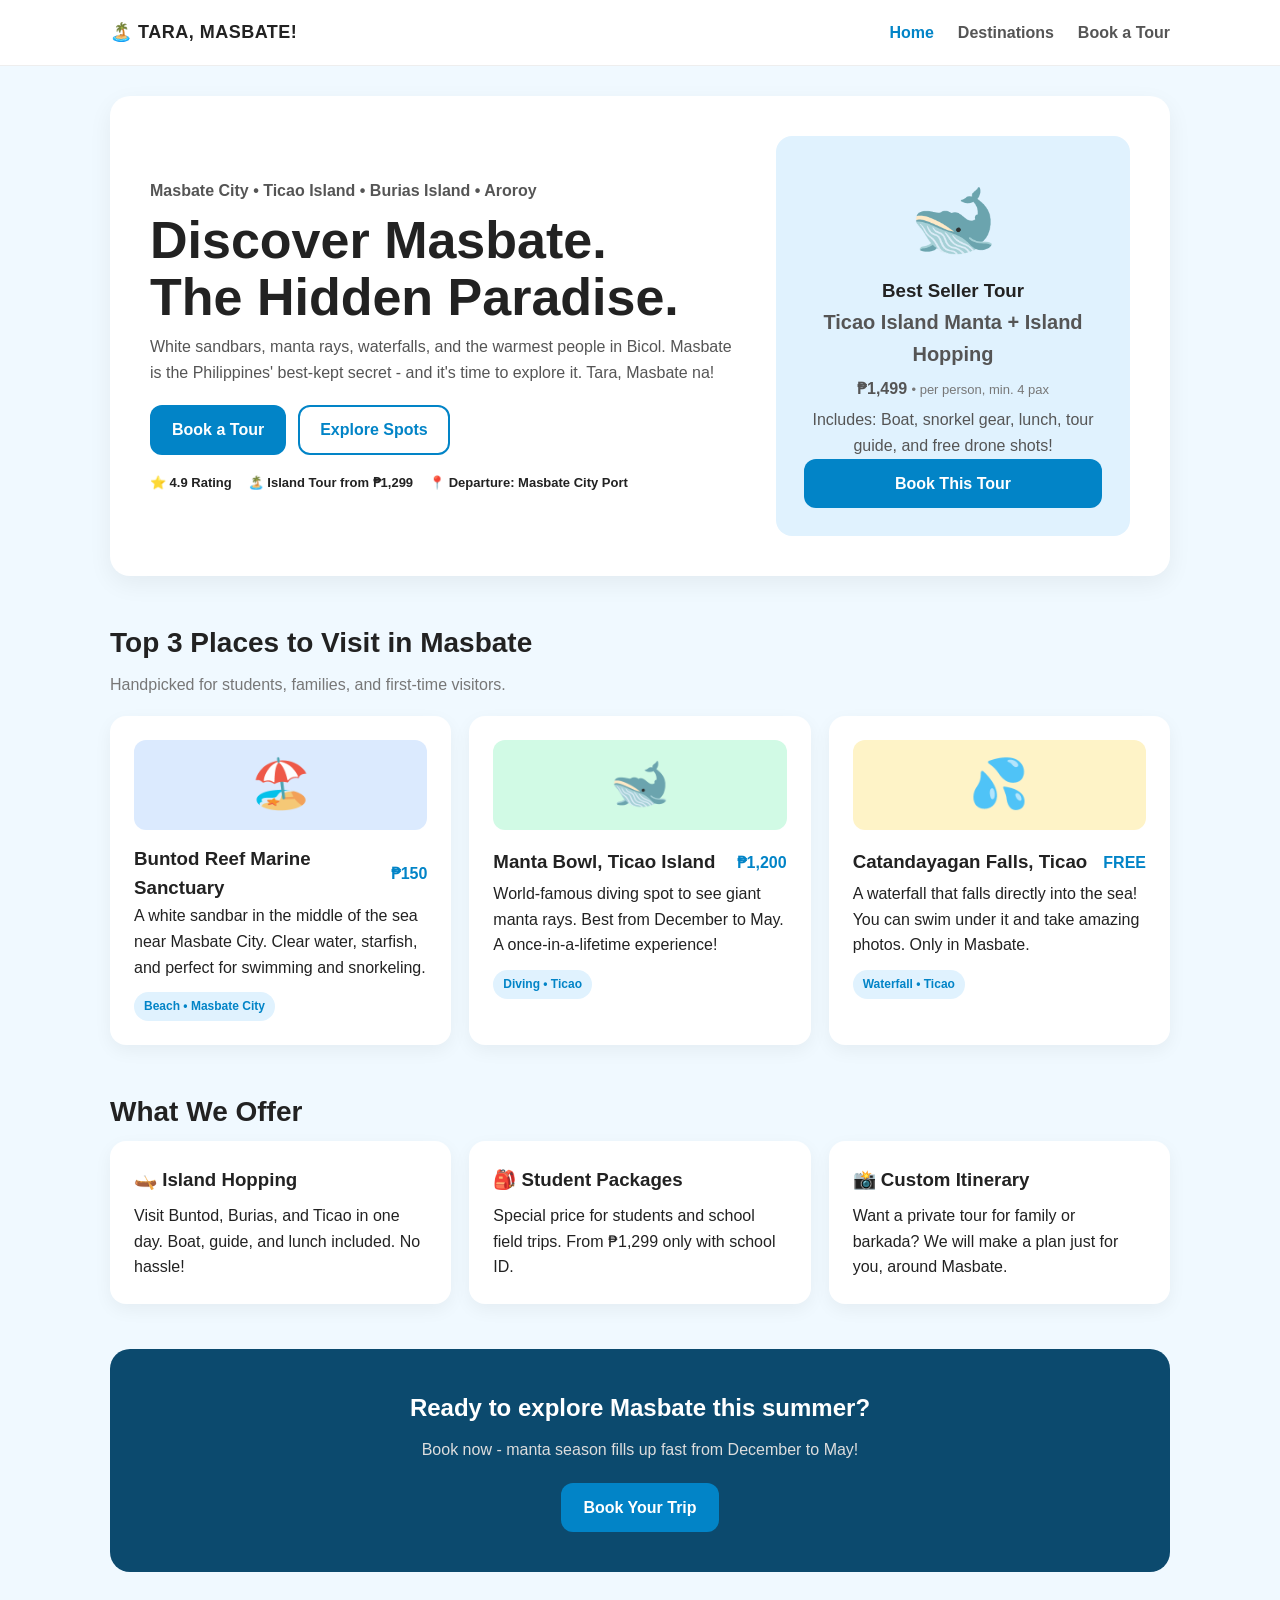
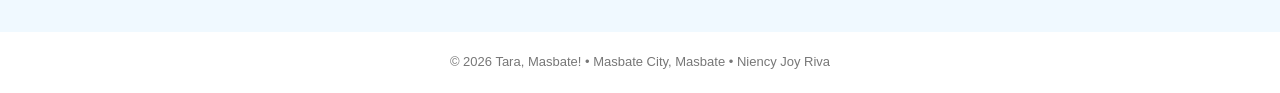
<file: index.html>
<!DOCTYPE html>
<html lang="en">
<head>
  <meta charset="UTF-8">
  <meta name="viewport" content="width=device-width, initial-scale=1.0">
  <title>Tara, Masbate! | Travel & Tourism in Masbate</title>
  <link rel="stylesheet" href="css/style.css">
</head>
<body>
  <header>
    <nav>
      <a href="index.html" class="logo">🏝️ TARA, MASBATE!</a>
      <div class="nav-links">
        <a href="index.html" class="active">Home</a>
        <a href="about.html">Destinations</a>
        <a href="contact.html">Book a Tour</a>
      </div>
    </nav>
  </header>

  <main>
    <section class="hero">
      <div class="hero-text">
        <p class="hello">Masbate City • Ticao Island • Burias Island • Aroroy</p>
        <h1>Discover Masbate.<br>The Hidden Paradise.</h1>
        <p>White sandbars, manta rays, waterfalls, and the warmest people in Bicol. Masbate is the Philippines' best-kept secret - and it's time to explore it. Tara, Masbate na!</p>
        <div class="buttons">
          <a href="contact.html" class="btn-blue">Book a Tour</a>
          <a href="#spots" class="btn-white">Explore Spots</a>
        </div>
        <div class="hero-info">
          <span>⭐ 4.9 Rating</span>
          <span>🏝️ Island Tour from ₱1,299</span>
          <span>📍 Departure: Masbate City Port</span>
        </div>
      </div>
      <div class="hero-card">
        <div class="big-emoji">🐋</div>
        <h3>Best Seller Tour</h3>
        <p class="special-name">Ticao Island Manta + Island Hopping</p>
        <p class="price">₱1,499 <span>• per person, min. 4 pax</span></p>
        <p>Includes: Boat, snorkel gear, lunch, tour guide, and free drone shots!</p>
        <a href="contact.html" class="btn-blue full">Book This Tour</a>
      </div>
    </section>

    <section id="spots">
      <h2 class="section-title">Top 3 Places to Visit in Masbate</h2>
      <p class="subtitle">Handpicked for students, families, and first-time visitors.</p>
      <div class="grid-3">
        <div class="card">
          <div class="food-img blue-bg">🏖️</div>
          <div class="card-top"><h3>Buntod Reef Marine Sanctuary</h3><span class="price">₱150</span></div>
          <p>A white sandbar in the middle of the sea near Masbate City. Clear water, starfish, and perfect for swimming and snorkeling.</p>
          <span class="tag">Beach • Masbate City</span>
        </div>
        <div class="card">
          <div class="food-img green-bg">🐋</div>
          <div class="card-top"><h3>Manta Bowl, Ticao Island</h3><span class="price">₱1,200</span></div>
          <p>World-famous diving spot to see giant manta rays. Best from December to May. A once-in-a-lifetime experience!</p>
          <span class="tag">Diving • Ticao</span>
        </div>
        <div class="card">
          <div class="food-img yellow-bg">💦</div>
          <div class="card-top"><h3>Catandayagan Falls, Ticao</h3><span class="price">FREE</span></div>
          <p>A waterfall that falls directly into the sea! You can swim under it and take amazing photos. Only in Masbate.</p>
          <span class="tag">Waterfall • Ticao</span>
        </div>
      </div>
    </section>

    <section>
      <h2 class="section-title">What We Offer</h2>
      <div class="grid-3">
        <div class="card service">
          <h3>🛶 Island Hopping</h3>
          <p>Visit Buntod, Burias, and Ticao in one day. Boat, guide, and lunch included. No hassle!</p>
        </div>
        <div class="card service">
          <h3>🎒 Student Packages</h3>
          <p>Special price for students and school field trips. From ₱1,299 only with school ID.</p>
        </div>
        <div class="card service">
          <h3>📸 Custom Itinerary</h3>
          <p>Want a private tour for family or barkada? We will make a plan just for you, around Masbate.</p>
        </div>
      </div>
    </section>

    <section class="cta">
      <h2>Ready to explore Masbate this summer?</h2>
      <p>Book now - manta season fills up fast from December to May!</p>
      <a href="contact.html" class="btn-blue">Book Your Trip</a>
    </section>
  </main>

  <footer>
    <p>© 2026 Tara, Masbate! • Masbate City, Masbate • Niency Joy Riva</p>
  </footer>
</body>
</html>
</file>
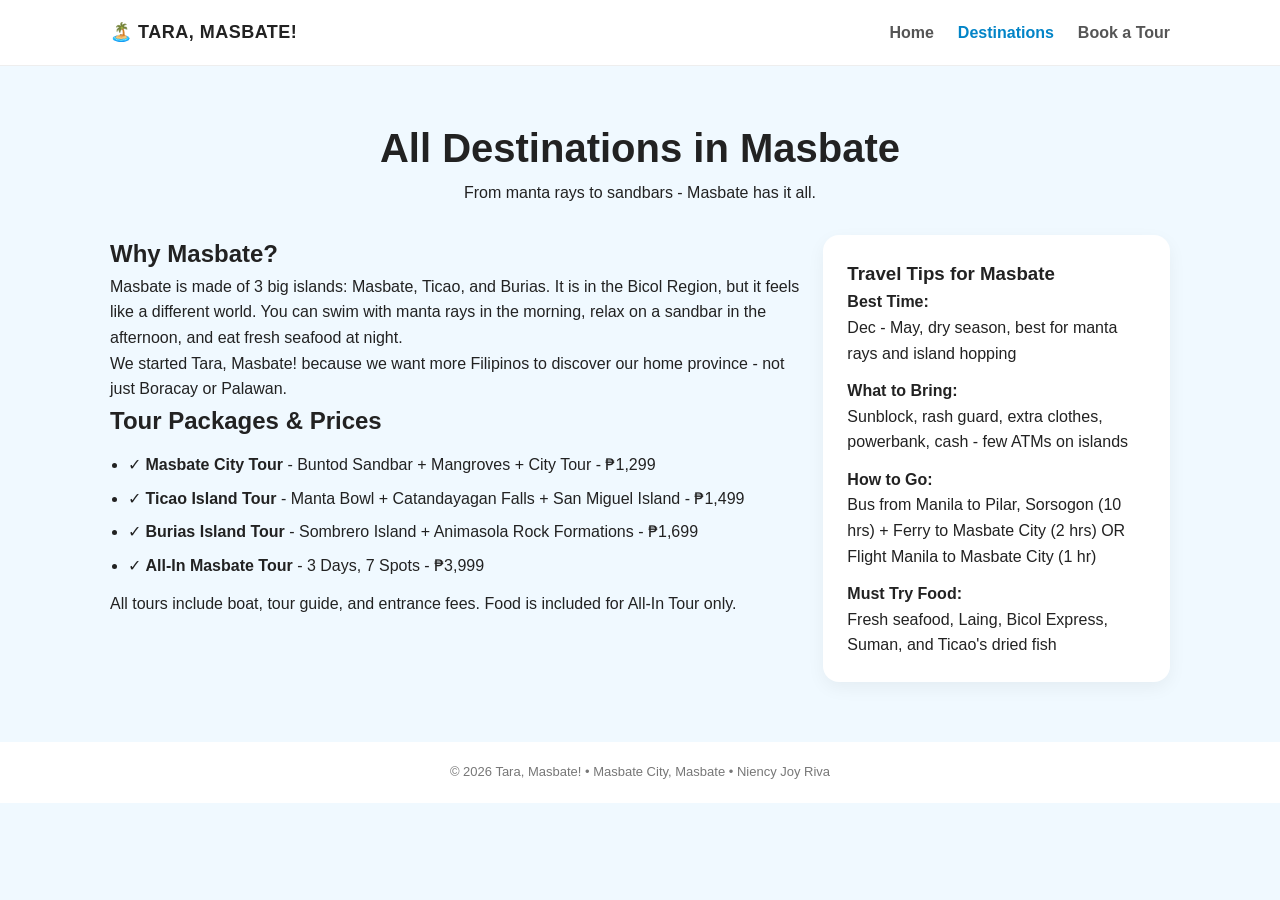
<file: about.html>
<!DOCTYPE html>
<html lang="en">
<head>
  <meta charset="UTF-8">
  <meta name="viewport" content="width=device-width, initial-scale=1.0">
  <title>Destinations | Tara, Masbate!</title>
  <link rel="stylesheet" href="css/style.css">
</head>
<body>
  <header>
    <nav>
      <a href="index.html" class="logo">🏝️ TARA, MASBATE!</a>
      <div class="nav-links">
        <a href="index.html">Home</a>
        <a href="about.html" class="active">Destinations</a>
        <a href="contact.html">Book a Tour</a>
      </div>
    </nav>
  </header>

  <main>
    <section class="page-header">
      <h1>All Destinations in Masbate</h1>
      <p>From manta rays to sandbars - Masbate has it all.</p>
    </section>

    <section class="about-grid">
      <div class="about-text">
        <h2>Why Masbate?</h2>
        <p>Masbate is made of 3 big islands: Masbate, Ticao, and Burias. It is in the Bicol Region, but it feels like a different world. You can swim with manta rays in the morning, relax on a sandbar in the afternoon, and eat fresh seafood at night.</p>
        <p>We started Tara, Masbate! because we want more Filipinos to discover our home province - not just Boracay or Palawan.</p>
        <h2>Tour Packages & Prices</h2>
        <ul class="list">
          <li>✓ <b>Masbate City Tour</b> - Buntod Sandbar + Mangroves + City Tour - ₱1,299</li>
          <li>✓ <b>Ticao Island Tour</b> - Manta Bowl + Catandayagan Falls + San Miguel Island - ₱1,499</li>
          <li>✓ <b>Burias Island Tour</b> - Sombrero Island + Animasola Rock Formations - ₱1,699</li>
          <li>✓ <b>All-In Masbate Tour</b> - 3 Days, 7 Spots - ₱3,999</li>
        </ul>
        <p style="margin-top:12px;">All tours include boat, tour guide, and entrance fees. Food is included for All-In Tour only.</p>
      </div>
      <div class="card">
        <h3>Travel Tips for Masbate</h3>
        <p><b>Best Time:</b><br>Dec - May, dry season, best for manta rays and island hopping</p>
        <p style="margin-top:12px;"><b>What to Bring:</b><br>Sunblock, rash guard, extra clothes, powerbank, cash - few ATMs on islands</p>
        <p style="margin-top:12px;"><b>How to Go:</b><br>Bus from Manila to Pilar, Sorsogon (10 hrs) + Ferry to Masbate City (2 hrs) OR Flight Manila to Masbate City (1 hr)</p>
        <p style="margin-top:12px;"><b>Must Try Food:</b><br>Fresh seafood, Laing, Bicol Express, Suman, and Ticao's dried fish</p>
      </div>
    </section>
  </main>

  <footer><p>© 2026 Tara, Masbate! • Masbate City, Masbate • Niency Joy Riva</p></footer>
</body>
</html>
</file>
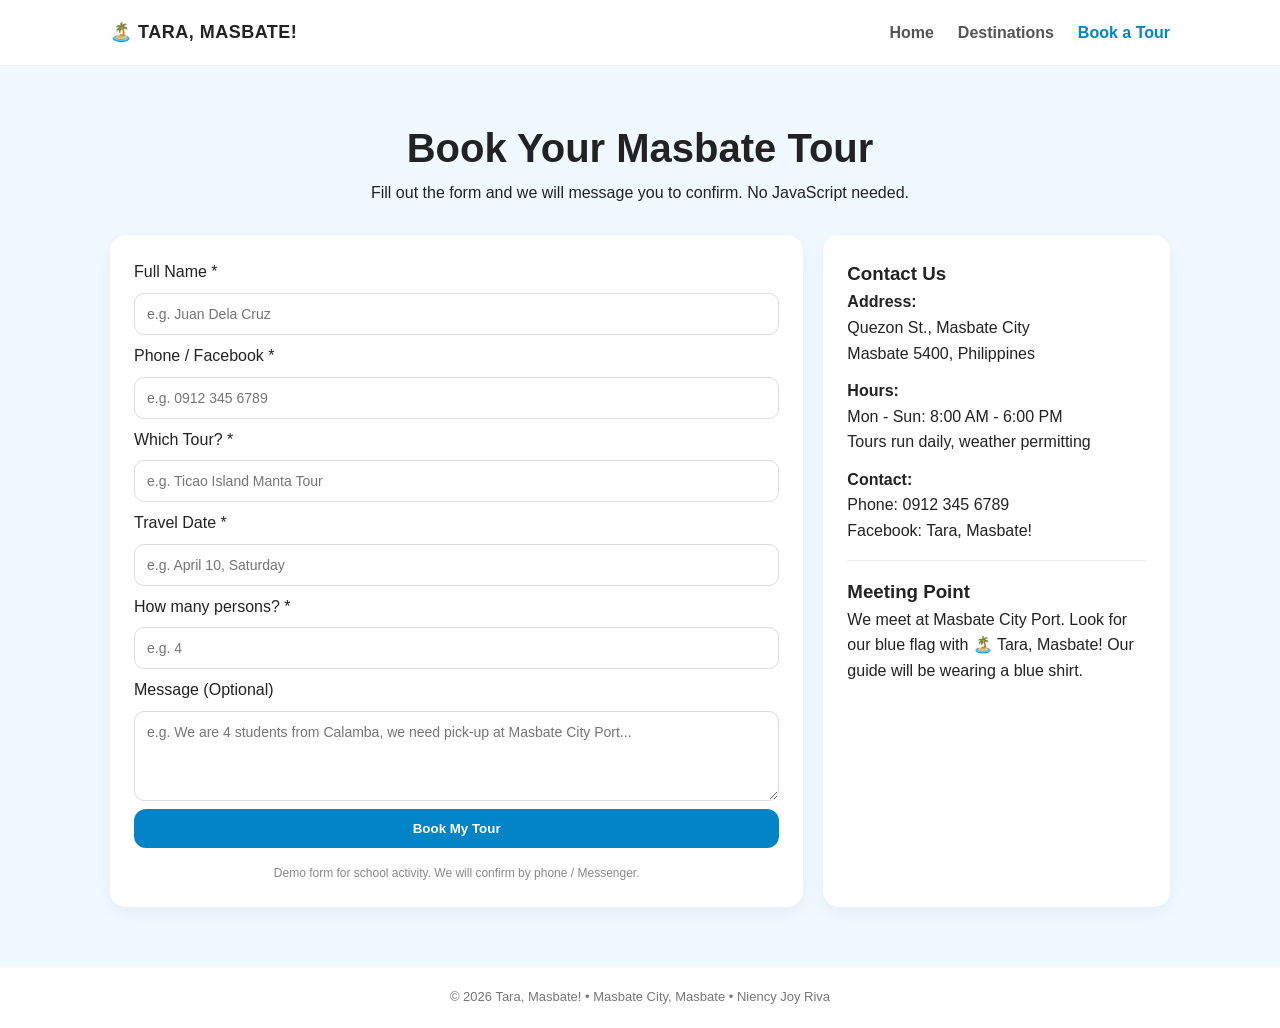
<file: contact.html>
<!DOCTYPE html>
<html lang="en">
<head>
  <meta charset="UTF-8">
  <meta name="viewport" content="width=device-width, initial-scale=1.0">
  <title>Book a Tour | Tara, Masbate!</title>
  <link rel="stylesheet" href="css/style.css">
</head>
<body>
  <header>
    <nav>
      <a href="index.html" class="logo">🏝️ TARA, MASBATE!</a>
      <div class="nav-links">
        <a href="index.html">Home</a>
        <a href="about.html">Destinations</a>
        <a href="contact.html" class="active">Book a Tour</a>
      </div>
    </nav>
  </header>

  <main>
    <section class="page-header">
      <h1>Book Your Masbate Tour</h1>
      <p>Fill out the form and we will message you to confirm. No JavaScript needed.</p>
    </section>

    <section class="contact-grid">
      <form class="card form-card" action="#" method="post">
        <label>Full Name *</label>
        <input type="text" placeholder="e.g. Juan Dela Cruz" required>
        <label>Phone / Facebook *</label>
        <input type="text" placeholder="e.g. 0912 345 6789" required>
        <label>Which Tour? *</label>
        <input type="text" placeholder="e.g. Ticao Island Manta Tour" required>
        <label>Travel Date *</label>
        <input type="text" placeholder="e.g. April 10, Saturday" required>
        <label>How many persons? *</label>
        <input type="number" placeholder="e.g. 4" required>
        <label>Message (Optional)</label>
        <textarea rows="4" placeholder="e.g. We are 4 students from Calamba, we need pick-up at Masbate City Port..."></textarea>
        <button type="submit" class="btn-blue full">Book My Tour</button>
        <p class="form-note">Demo form for school activity. We will confirm by phone / Messenger.</p>
      </form>

      <div class="card">
        <h3>Contact Us</h3>
        <p><b>Address:</b><br>Quezon St., Masbate City<br>Masbate 5400, Philippines</p>
        <p style="margin-top:12px;"><b>Hours:</b><br>Mon - Sun: 8:00 AM - 6:00 PM<br>Tours run daily, weather permitting</p>
        <p style="margin-top:12px;"><b>Contact:</b><br>Phone: 0912 345 6789<br>Facebook: Tara, Masbate!</p>
        <hr>
        <h3>Meeting Point</h3>
        <p>We meet at Masbate City Port. Look for our blue flag with 🏝️ Tara, Masbate! Our guide will be wearing a blue shirt.</p>
      </div>
    </section>
  </main>

  <footer><p>© 2026 Tara, Masbate! • Masbate City, Masbate • Niency Joy Riva</p></footer>
</body>
</html>
</file>
<file: css/style.css>
* { box-sizing: border-box; margin: 0; padding: 0; }
body { font-family: Arial, Helvetica, sans-serif; background: #F0F9FF; color: #222; line-height: 1.6; }
a { text-decoration: none; color: inherit; }
header { background: white; border-bottom: 1px solid #eee; position: sticky; top: 0; z-index: 10; }
nav { max-width: 1100px; margin: auto; padding: 18px 20px; display: flex; justify-content: space-between; align-items: center; }
.logo { font-weight: 900; font-size: 18px; letter-spacing: 0.5px; }
.nav-links { display: flex; gap: 24px; }
.nav-links a { font-weight: 600; color: #555; }
.nav-links a.active { color: #0284C7; }
main { max-width: 1100px; margin: auto; padding: 30px 20px 60px; }
.hero { display: flex; gap: 30px; align-items: center; background: white; padding: 40px; border-radius: 20px; box-shadow: 0 8px 25px rgba(0,0,0,0.06); }
.hero-text { flex: 2; }
.hello { color: #0284C7; font-weight: 700; }
.hero h1 { font-size: 52px; line-height: 1.1; margin: 8px 0; }
.hero p { color: #555; }
.buttons { display: flex; gap: 12px; margin-top: 20px; }
.btn-blue { background: #0284C7; color: white; padding: 12px 22px; border-radius: 12px; font-weight: 700; display: inline-block; border: none; cursor: pointer; text-align: center; }
.btn-white { background: white; border: 2px solid #0284C7; color: #0284C7; padding: 10px 20px; border-radius: 12px; font-weight: 700; display: inline-block; }
.full { width: 100%; }
.hero-info { display: flex; gap: 16px; margin-top: 18px; font-size: 13px; font-weight: 600; flex-wrap: wrap; }
.hero-card { flex: 1; background: #E0F2FE; padding: 28px; border-radius: 16px; text-align: center; }
.big-emoji { font-size: 70px; }
.special-name { font-size: 20px; font-weight: 800; }
.price { font-weight: 800; color: #0284C7; margin: 6px 0; }
.price span { color: #777; font-weight: 400; font-size: 13px; }
.section-title { font-size: 28px; margin: 45px 0 6px; }
.subtitle { color: #777; margin-bottom: 18px; }
.grid-3 { display: grid; grid-template-columns: repeat(3, 1fr); gap: 18px; }
.card { background: white; padding: 24px; border-radius: 16px; box-shadow: 0 6px 18px rgba(0,0,0,0.05); }
.card-top { display: flex; justify-content: space-between; align-items: center; gap: 10px; }
.food-img { height: 90px; border-radius: 12px; display: flex; align-items: center; justify-content: center; font-size: 48px; margin-bottom: 14px; }
.blue-bg { background: #DBEAFE; } .green-bg { background: #D1FAE5; } .yellow-bg { background: #FEF3C7; }
.tag { display: inline-block; margin-top: 12px; background: #E0F2FE; color: #0284C7; padding: 5px 10px; border-radius: 20px; font-size: 12px; font-weight: 700; }
.service h3 { margin-bottom: 8px; }
.cta { background: #0C4A6E; color: white; text-align: center; padding: 40px 20px; border-radius: 20px; margin-top: 45px; }
.cta p { margin: 10px 0 20px; color: #ddd; }
.page-header { text-align: center; padding: 20px 0 30px; }
.page-header h1 { font-size: 40px; }
.about-grid, .contact-grid { display: grid; grid-template-columns: 2fr 1fr; gap: 20px; }
.list { margin: 12px 0 0 18px; }
.list li { margin-bottom: 8px; }
.form-card { display: flex; flex-direction: column; gap: 8px; }
input, textarea { padding: 12px; border: 1px solid #ddd; border-radius: 10px; font-size: 14px; width: 100%; font-family: inherit; }
input:focus, textarea:focus { outline: 2px solid #0284C7; border-color: #0284C7; }
.form-note { font-size: 12px; color: #888; text-align: center; margin-top: 8px; }
hr { border: none; border-top: 1px solid #eee; margin: 16px 0; }
footer { text-align: center; padding: 20px; background: white; color: #777; font-size: 13px; }
@media (max-width: 800px) {
  .hero, .about-grid, .contact-grid { grid-template-columns: 1fr; flex-direction: column; }
  .grid-3 { grid-template-columns: 1fr; }
  .hero h1 { font-size: 38px; }
  .nav-links { gap: 12px; font-size: 14px; }
}
</file>
